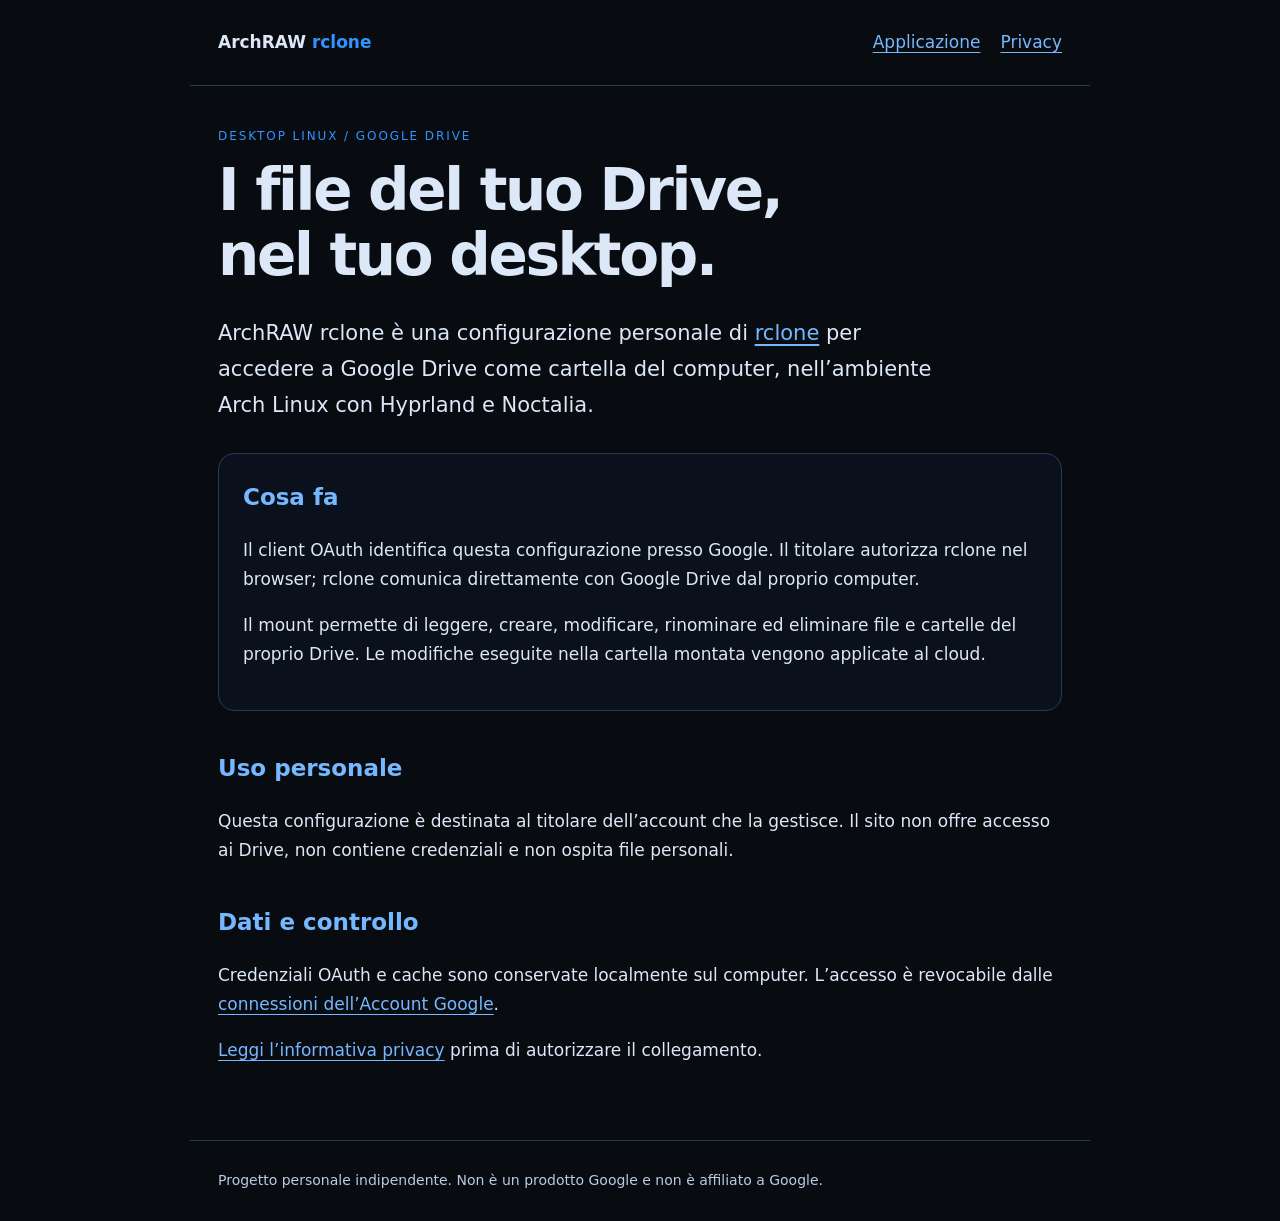
<file: index.html>
<!doctype html><html lang="it"><head><meta charset="utf-8"><meta name="viewport" content="width=device-width,initial-scale=1"><meta name="description" content="ArchRAW rclone: collegamento personale tra il desktop Linux e Google Drive."><title>Applicazione | ArchRAW rclone</title><link rel="stylesheet" href="style.css"></head><body><header><strong>ArchRAW <span style="color:#3194ff">rclone</span></strong><nav aria-label="Navigazione"><a href="index.html">Applicazione</a><a href="privacy.html">Privacy</a></nav></header><main><p class="eyebrow">Desktop Linux / Google Drive</p><h1>I file del tuo Drive,<br>nel tuo desktop.</h1><p class="lead">ArchRAW rclone è una configurazione personale di <a href="https://rclone.org/">rclone</a> per accedere a Google Drive come cartella del computer, nell’ambiente Arch Linux con Hyprland e Noctalia.</p><section class="panel"><h2 style="margin-top:0">Cosa fa</h2><p>Il client OAuth identifica questa configurazione presso Google. Il titolare autorizza rclone nel browser; rclone comunica direttamente con Google Drive dal proprio computer.</p><p>Il mount permette di leggere, creare, modificare, rinominare ed eliminare file e cartelle del proprio Drive. Le modifiche eseguite nella cartella montata vengono applicate al cloud.</p></section><h2>Uso personale</h2><p>Questa configurazione è destinata al titolare dell’account che la gestisce. Il sito non offre accesso ai Drive, non contiene credenziali e non ospita file personali.</p><h2>Dati e controllo</h2><p>Credenziali OAuth e cache sono conservate localmente sul computer. L’accesso è revocabile dalle <a href="https://myaccount.google.com/connections">connessioni dell’Account Google</a>.</p><p><a href="privacy.html">Leggi l’informativa privacy</a> prima di autorizzare il collegamento.</p></main><footer>Progetto personale indipendente. Non è un prodotto Google e non è affiliato a Google.</footer></body></html>
</file>
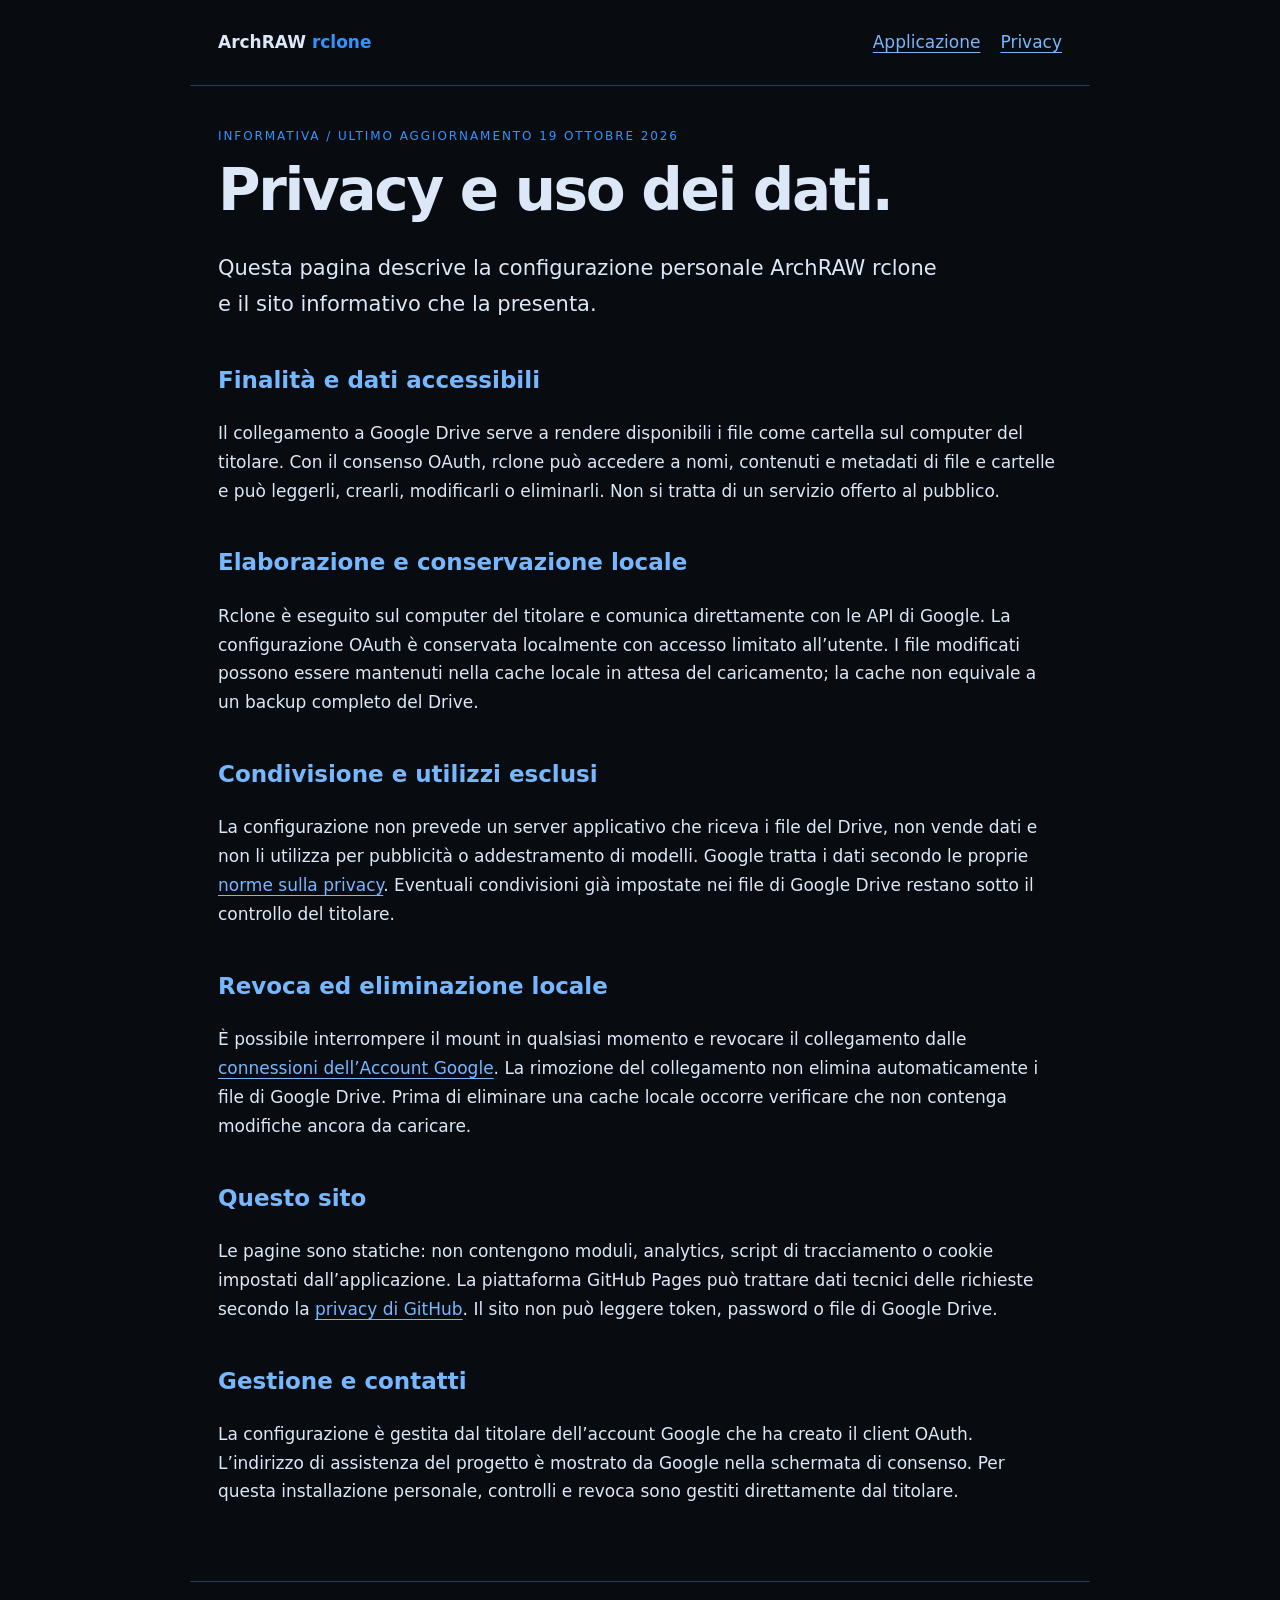
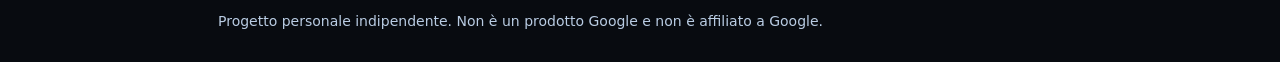
<file: privacy.html>
<!doctype html><html lang="it"><head><meta charset="utf-8"><meta name="viewport" content="width=device-width,initial-scale=1"><meta name="description" content="ArchRAW rclone: collegamento personale tra il desktop Linux e Google Drive."><title>Informativa privacy | ArchRAW rclone</title><link rel="stylesheet" href="style.css"></head><body><header><strong>ArchRAW <span style="color:#3194ff">rclone</span></strong><nav aria-label="Navigazione"><a href="index.html">Applicazione</a><a href="privacy.html">Privacy</a></nav></header><main><p class="eyebrow">Informativa / ultimo aggiornamento 19 ottobre 2026</p><h1>Privacy e uso dei dati.</h1><p class="lead">Questa pagina descrive la configurazione personale ArchRAW rclone e il sito informativo che la presenta.</p><h2>Finalità e dati accessibili</h2><p>Il collegamento a Google Drive serve a rendere disponibili i file come cartella sul computer del titolare. Con il consenso OAuth, rclone può accedere a nomi, contenuti e metadati di file e cartelle e può leggerli, crearli, modificarli o eliminarli. Non si tratta di un servizio offerto al pubblico.</p><h2>Elaborazione e conservazione locale</h2><p>Rclone è eseguito sul computer del titolare e comunica direttamente con le API di Google. La configurazione OAuth è conservata localmente con accesso limitato all’utente. I file modificati possono essere mantenuti nella cache locale in attesa del caricamento; la cache non equivale a un backup completo del Drive.</p><h2>Condivisione e utilizzi esclusi</h2><p>La configurazione non prevede un server applicativo che riceva i file del Drive, non vende dati e non li utilizza per pubblicità o addestramento di modelli. Google tratta i dati secondo le proprie <a href="https://policies.google.com/privacy">norme sulla privacy</a>. Eventuali condivisioni già impostate nei file di Google Drive restano sotto il controllo del titolare.</p><h2>Revoca ed eliminazione locale</h2><p>È possibile interrompere il mount in qualsiasi momento e revocare il collegamento dalle <a href="https://myaccount.google.com/connections">connessioni dell’Account Google</a>. La rimozione del collegamento non elimina automaticamente i file di Google Drive. Prima di eliminare una cache locale occorre verificare che non contenga modifiche ancora da caricare.</p><h2>Questo sito</h2><p>Le pagine sono statiche: non contengono moduli, analytics, script di tracciamento o cookie impostati dall’applicazione. La piattaforma GitHub Pages può trattare dati tecnici delle richieste secondo la <a href="https://docs.github.com/en/site-policy/privacy-policies/github-general-privacy-statement">privacy di GitHub</a>. Il sito non può leggere token, password o file di Google Drive.</p><h2>Gestione e contatti</h2><p>La configurazione è gestita dal titolare dell’account Google che ha creato il client OAuth. L’indirizzo di assistenza del progetto è mostrato da Google nella schermata di consenso. Per questa installazione personale, controlli e revoca sono gestiti direttamente dal titolare.</p></main><footer>Progetto personale indipendente. Non è un prodotto Google e non è affiliato a Google.</footer></body></html>
</file>
<file: style.css>
*{box-sizing:border-box}html{color-scheme:dark}body{margin:0;background:#080b10;color:#dce8f7;font:17px/1.7 system-ui,sans-serif}header,main,footer{max-width:900px;margin:auto;padding:28px}header{display:flex;justify-content:space-between;gap:24px;border-bottom:1px solid #243c58}a{color:#76b8ff;text-underline-offset:4px}nav{display:flex;gap:20px}h1{font-size:clamp(34px,6vw,58px);line-height:1.12;letter-spacing:-.04em;margin:12px 0 28px}h2{font-size:23px;color:#76b8ff;margin-top:38px}.eyebrow{font-size:12px;letter-spacing:.16em;text-transform:uppercase;color:#3194ff}.lead{font-size:21px;max-width:720px}.panel{border:1px solid #243c58;border-radius:16px;padding:24px;background:#0b111c;margin-top:30px}.muted,footer{color:#b9cce3;font-size:14px}footer{border-top:1px solid #243c58;margin-top:30px}code{color:#76b8ff}a:focus-visible{outline:2px solid #3194ff;outline-offset:6px}@media(max-width:520px){header{display:block}nav{margin-top:16px}header,main,footer{padding:22px}}
</file>
